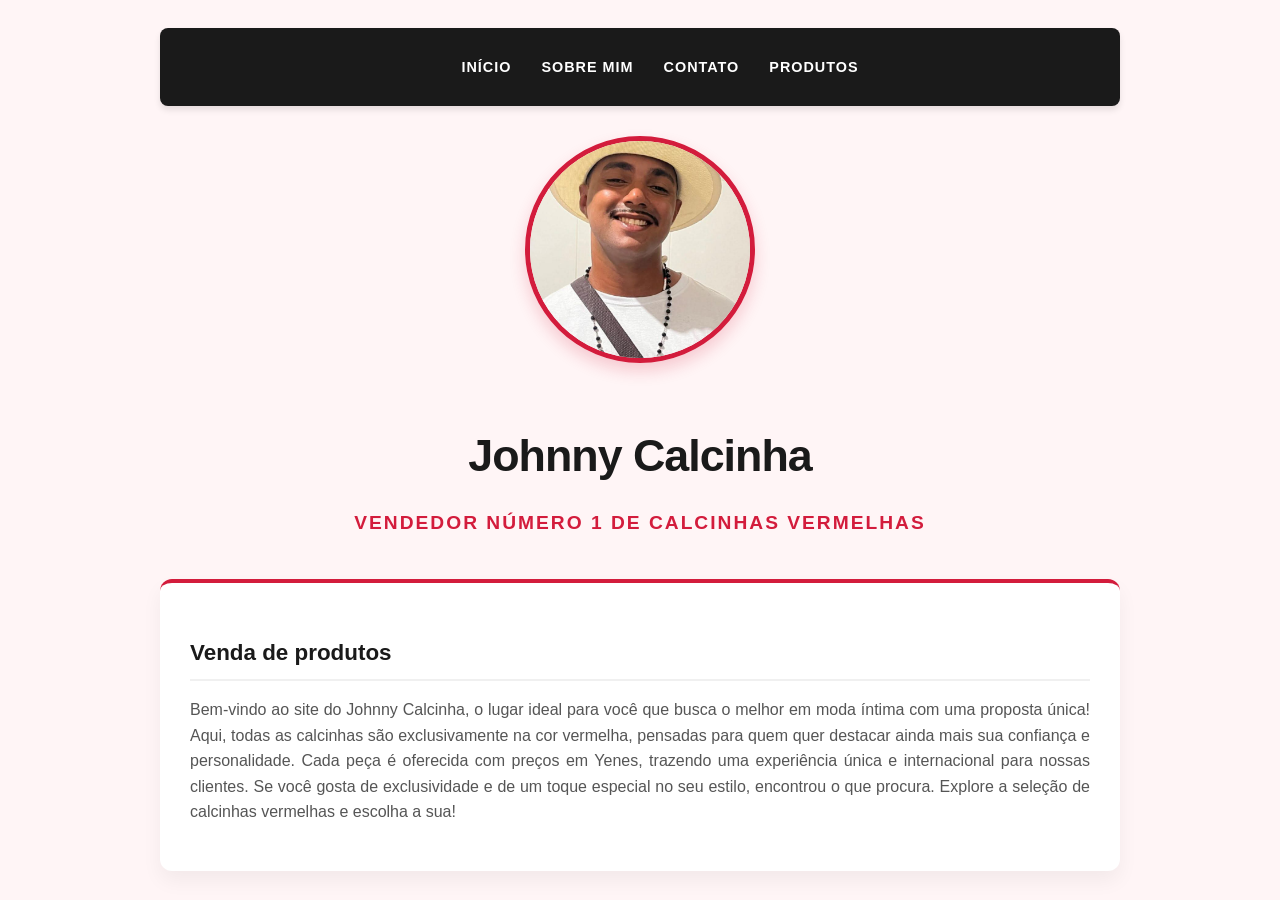
<file: index.html>
<!DOCTYPE html>
<html lang="pt-br">
<head>
    <meta charset="UTF-8">
    <meta name="viewport" content="width=device-width, initial-scale=1.0">
    <title>Johnny Calcinha, Venda de Calcinhas</title>
    <link rel="stylesheet" href="index.css">
</head>
<body style="cursor: url('./Imagens/CursorCalcinha.png'), auto !important;">
    <!-- Elemento que receberá o efeito de luz do mouse -->
    <div id="luz-mouse"></div>
    <div class="container">
        <nav>
            <ul>
                <li><a href="index.html">Início</a></li>
                <li><a href="sobre-mim.html">Sobre mim</a></li>
                <li><a href="contatos.html">Contato</a></li>
                <li><a href="produtos.html">Produtos</a></li>
            </ul>
        </nav>
    
        <header> 
            <div class="center">
                <img src="Imagens/Johnny_2.jfif" alt="Foto do Johnny Calcinha">
            </div>
            <h1>Johnny Calcinha</h1>
            <h2>Vendedor número 1 de calcinhas vermelhas</h2>
            
            <main>
                <!-- Aqui na página inicial, deixamos apenas o bloco de Venda de Produtos -->
                <section style="grid-column: span 2;">
                    <h3> Venda de produtos</h3>
                    <p> Bem-vindo ao site do Johnny Calcinha, o lugar ideal para você que busca o melhor em moda íntima
                         com uma proposta única! Aqui, todas as calcinhas são exclusivamente na cor vermelha, pensadas 
                         para quem quer destacar ainda mais sua confiança e personalidade. Cada peça é oferecida 
                         com preços em Yenes, trazendo uma experiência única e internacional para nossas clientes. 
                         Se você gosta de exclusividade e de um toque especial no seu estilo, encontrou o que procura.
                         Explore a seleção de calcinhas vermelhas e escolha a sua!
                    </p>
                </section>
            </main>
        </header>
    </div>
    <!-- ... todo o resto do seu site (main, footer, etc.) ... -->

    <!-- Chamando o arquivo JS externo -->
    <script src="index.js"></script>

</body>
</html>
</file>
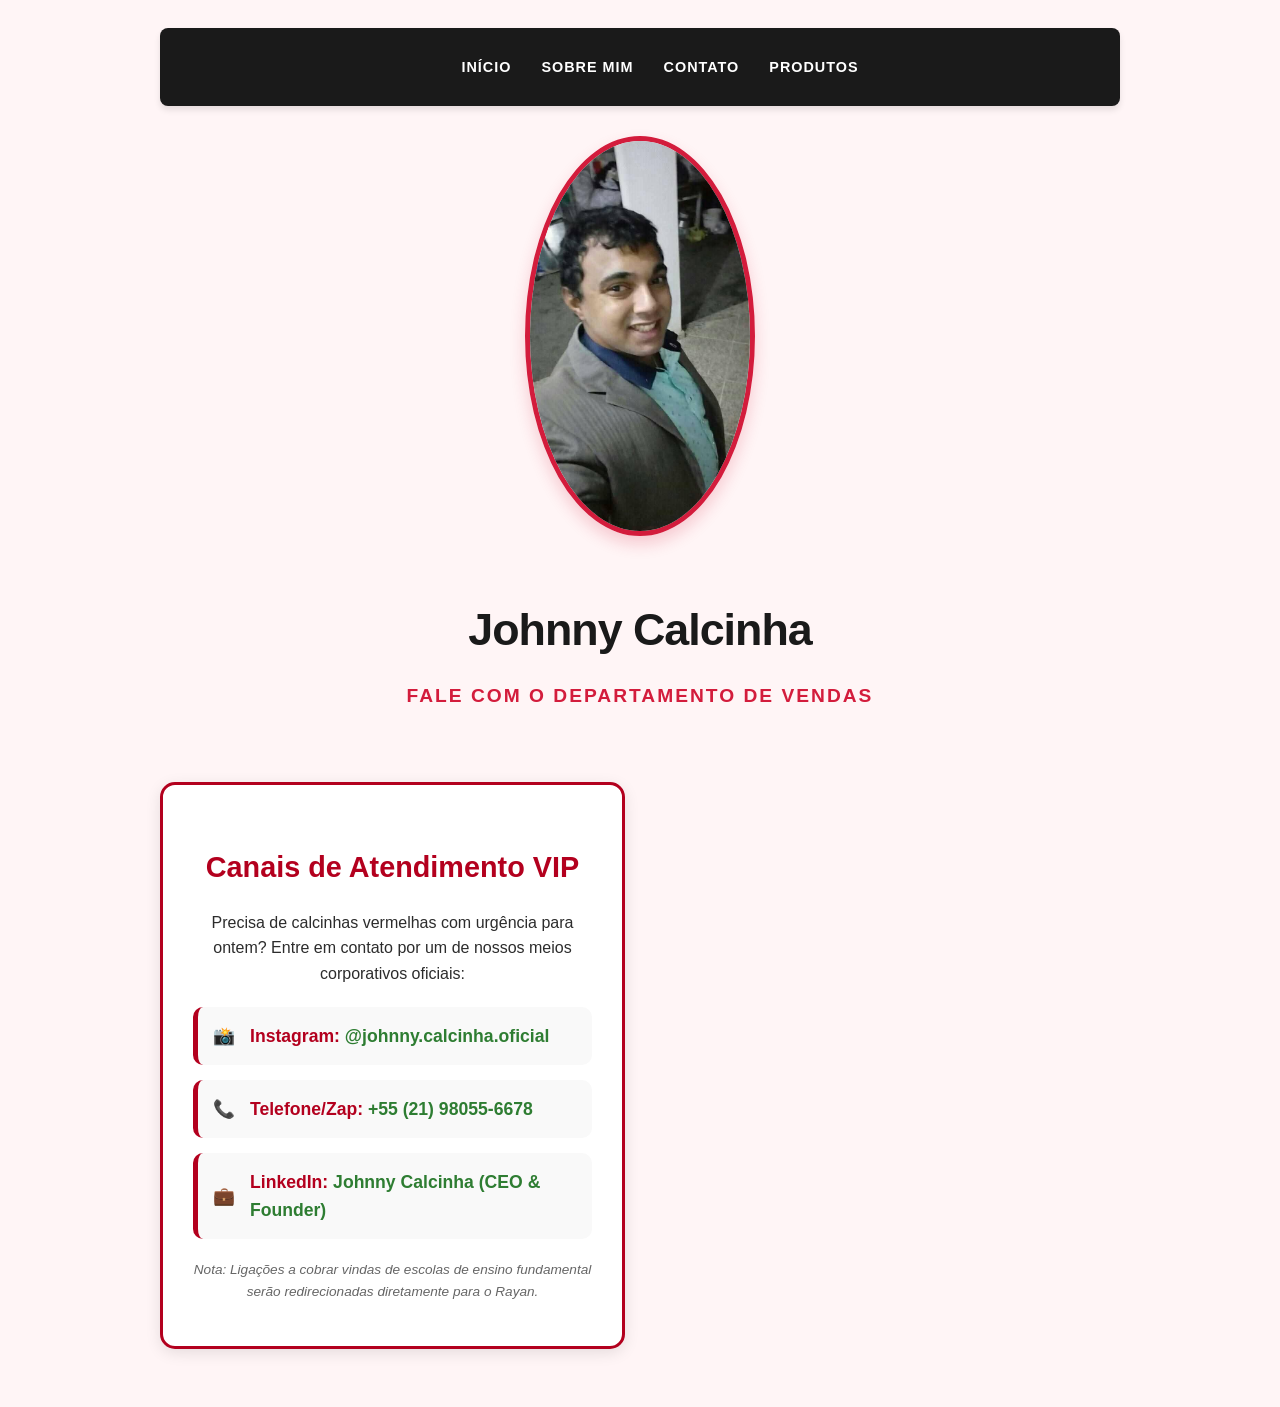
<file: contatos.html>
<!DOCTYPE html>
<html lang="pt-br">
<head>
    <meta charset="UTF-8">
    <meta name="viewport" content="width=device-width, initial-scale=1.0">
    <title>Contato - Johnny Calcinha</title>
    <link rel="stylesheet" href="index.css">
    <style>
        /* Centralizar e estilizar os contatos */
        .contatos-container {
            max-width: 600px !important;
            margin: 30px auto !important;
            background: #fff !important;
            border: 3px solid #b3001e !important;
            border-radius: 15px !important;
            padding: 30px !important;
            box-shadow: 0 4px 15px rgba(0,0,0,0.1) !important;
            text-align: center !important;
        }

        .contatos-container h3 {
            color: #b3001e !important;
            font-size: 1.8em !important;
            margin-bottom: 20px !important;
        }

        .lista-contatos {
            list-style: none !important;
            padding: 0 !important;
            margin: 20px 0 !important;
            text-align: left !important;
        }

        .item-contato {
            background: #f9f9f9 !important;
            margin: 15px 0 !important;
            padding: 15px !important;
            border-radius: 10px !important;
            border-left: 5px solid #b3001e !important;
            font-size: 1.1em !important;
            display: flex !important;
            align-items: center !important;
            gap: 15px !important;
        }

        .item-contato strong {
            color: #b3001e !important;
        }

        .item-contato a {
            color: #2e7d32 !important;
            text-decoration: none !important;
            font-weight: bold !important;
        }

        .item-contato a:hover {
            text-decoration: underline !important;
        }

        .aviso-contato {
            font-size: 0.85em !important;
            color: #666 !important;
            margin-top: 20px !important;
            font-style: italic !important;
        }
    </style>
</head>
<body style="cursor: url('./Imagens/CursorCalcinha.png'), auto !important;">
    <div id="luz-mouse"></div>
    <div class="container">
        <nav>
            <ul>
                <li><a href="index.html">Início</a></li>
                <li><a href="sobre-mim.html">Sobre mim</a></li>
                <li><a href="contatos.html">Contato</a></li>
                <li><a href="produtos.html">Produtos</a></li>
            </ul>
        </nav>
    
        <header> 
            <!-- Usando a foto clássica dele no terno/social -->
            <div class="center">
                <img src="Imagens/Johnny_1.jfif" alt="Foto profissional de Johnny Calcinha">
            </div>
            <h1>Johnny Calcinha</h1>
            <h2>Fale com o Departamento de Vendas</h2>
            
            <main>
                <div class="contatos-container">
                    <h3>Canais de Atendimento VIP</h3>
                    <p>Precisa de calcinhas vermelhas com urgência para ontem? Entre em contato por um de nossos meios corporativos oficiais:</p>
                    
                    <ul class="lista-contatos">
                        <!-- Instagram -->
                        <li class="item-contato">
                            <span>📸</span>
                            <div>
                                <strong>Instagram:</strong> 
                                <a href="https://instagram.com/johnny.calcinha.oficial" target="_blank">@johnny.calcinha.oficial</a>
                            </div>
                        </li>

                        <!-- Telefone -->
                        <li class="item-contato">
                            <span>📞</span>
                            <div>
                                <strong>Telefone/Zap:</strong> 
                                <a href="https://wa.me/5521980556678" target="_blank">+55 (21) 98055-6678</a>
                            </div>
                        </li>

                        <!-- LinkedIn -->
                        <li class="item-contato">
                            <span>💼</span>
                            <div>
                                <strong>LinkedIn:</strong> 
                                <a href="https://linkedin.com/in/johnny-calcinha-ceo" target="_blank">Johnny Calcinha (CEO & Founder)</a>
                            </div>
                        </li>
                    </ul>

                    <p class="aviso-contato">Nota: Ligações a cobrar vindas de escolas de ensino fundamental serão redirecionadas diretamente para o Rayan.</p>
                </div>
            </main>
        </header>
    </div>
    
    <script src="index.js"></script>
    
</body>
</html>
</file>
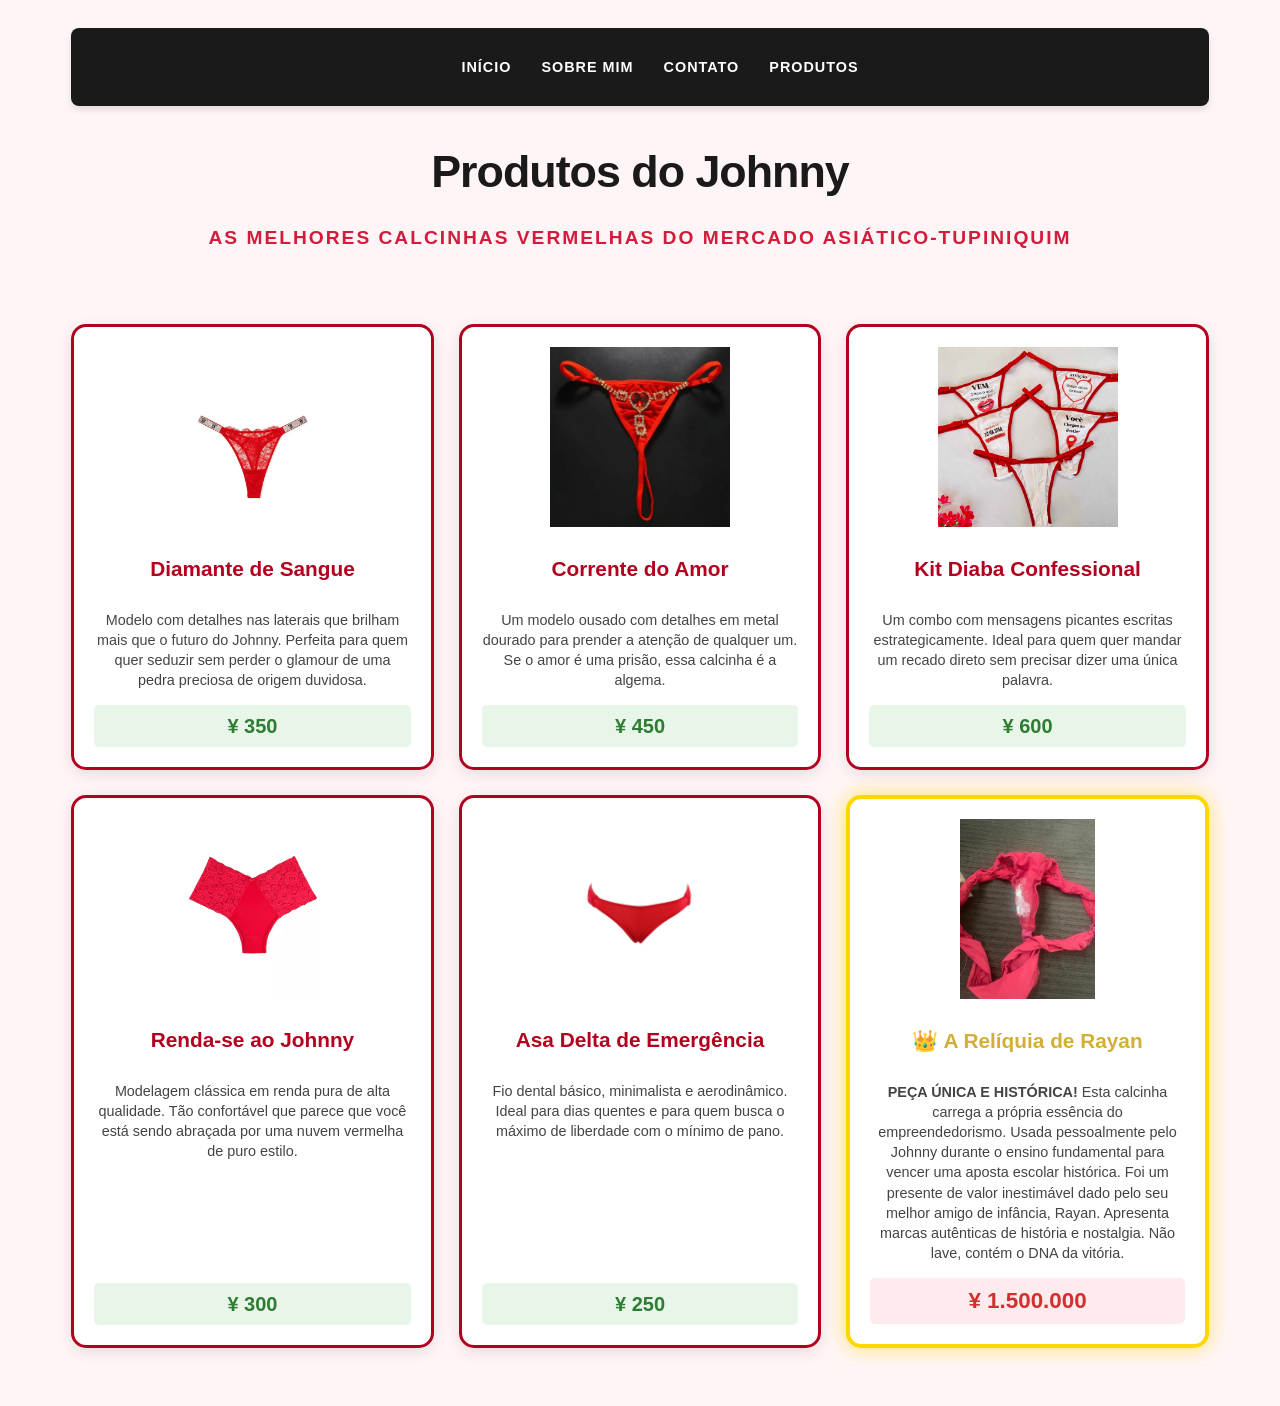
<file: produtos.html>
<!DOCTYPE html>
<html lang="pt-br">
<head>
    <meta charset="UTF-8">
    <meta name="viewport" content="width=device-width, initial-scale=1.0">
    <title>Produtos - Johnny Calcinha</title>
    <link rel="stylesheet" href="index.css">
    <style>
        /* Ajuste do container para dar mais espaço na página de produtos */
        .container {
            max-width: 1200px !important; /* Deixa o site mais largo para caber os produtos lado a lado */
            width: 90%;
            margin: 0 auto;
        }

        /* Força a tag main a usar 100% da largura útil */
        main {
            display: block !important;
            width: 100% !important;
            max-width: 100% !important;
        }

        /* O segredo do alinhamento: Grid de 3 colunas perfeitas */
        .grid-produtos {
            display: grid !important;
            /* Cria 3 colunas de tamanhos iguais se houver espaço, senão ajusta sozinho */
            grid-template-columns: repeat(3, 1fr) !important; 
            gap: 25px !important;
            padding: 30px 0 !important;
            width: 100% !important;
        }

        /* Organização individual de cada caixinha de produto */
        .card-produto {
            background: #fff !important;
            border: 3px solid #b3001e !important;
            border-radius: 15px !important;
            padding: 20px !important;
            text-align: center !important;
            box-shadow: 0 4px 15px rgba(0,0,0,0.1) !important;
            display: flex !important;
            flex-direction: column !important;
            justify-content: space-between !important;
            box-sizing: border-box !important;
        }

        .card-produto img {
            width: 100% !important;
            height: 180px !important;
            object-fit: contain !important;
            border-radius: 8px !important;
            margin-bottom: 15px !important;
        }

        .card-produto h3 {
            color: #b3001e !important;
            margin: 10px 0 !important;
            font-size: 1.3em !important;
        }

        .card-produto p {
            font-size: 0.9em !important;
            color: #444 !important;
            line-height: 1.4 !important;
            margin-bottom: 15px !important;
            flex-grow: 1 !important;
        }

        .preco {
            font-weight: bold !important;
            font-size: 1.25em !important;
            color: #2e7d32 !important;
            margin-top: auto !important;
            background: #e8f5e9 !important;
            padding: 5px 10px !important;
            border-radius: 5px !important;
            display: inline-block !important;
        }

        /* Responsividade: Se abrir no celular, eles ficam um embaixo do outro para não quebrar */
        @media (max-width: 900px) {
            .grid-produtos {
                grid-template-columns: repeat(2, 1fr) !important; /* 2 por linha em telas médias */
            }
        }
        @media (max-width: 600px) {
            .grid-produtos {
                grid-template-columns: 1fr !important; /* 1 por linha no celular */
            }
        }
    </style>
</head>
<body style="cursor: url('./Imagens/CursorCalcinha.png'), auto !important;">
    <div id="luz-mouse"></div>
    <div class="container">
        <nav>
            <ul>
                <li><a href="index.html">Início</a></li>
                <li><a href="sobre-mim.html">Sobre mim</a></li>
                <li><a href="contatos.html">Contato</a></li>
                <li><a href="produtos.html">Produtos</a></li>
            </ul>
        </nav>
    
        <header> 
            <h1>Produtos do Johnny</h1>
            <h2>As melhores calcinhas vermelhas do mercado asiático-tupiniquim</h2>
            
            <main>
                <div class="grid-produtos">
                    
                    <!-- Calcinha 1 (WEBP) -->
                    <div class="card-produto">
                        <img src="Imagens/Calcinha1.webp" alt="Calcinha Diamante de Sangue">
                        <h3>Diamante de Sangue</h3>
                        <p>Modelo com detalhes nas laterais que brilham mais que o futuro do Johnny. Perfeita para quem quer seduzir sem perder o glamour de uma pedra preciosa de origem duvidosa.</p>
                        <span class="preco">¥ 350</span>
                    </div>

                    <!-- Calcinha 2 (WEBP) -->
                    <div class="card-produto">
                        <img src="Imagens/Calcinha2.webp" alt="Calcinha Corrente do Amor">
                        <h3>Corrente do Amor</h3>
                        <p>Um modelo ousado com detalhes em metal dourado para prender a atenção de qualquer um. Se o amor é uma prisão, essa calcinha é a algema.</p>
                        <span class="preco">¥ 450</span>
                    </div>

                    <!-- Calcinha 3 (WEBP) -->
                    <div class="card-produto">
                        <img src="Imagens/Calcinha3.webp" alt="Kit Diaba Confessional">
                        <h3>Kit Diaba Confessional</h3>
                        <p>Um combo com mensagens picantes escritas estrategicamente. Ideal para quem quer mandar um recado direto sem precisar dizer uma única palavra.</p>
                        <span class="preco">¥ 600</span>
                    </div>

                    <!-- Calcinha 4 (WEBP) -->
                    <div class="card-produto">
                        <img src="Imagens/Calcinha4.webp" alt="Renda-se ao Johnny">
                        <h3>Renda-se ao Johnny</h3>
                        <p>Modelagem clássica em renda pura de alta qualidade. Tão confortável que parece que você está sendo abraçada por uma nuvem vermelha de puro estilo.</p>
                        <span class="preco">¥ 300</span>
                    </div>

                    <!-- Calcinha 5 (JPG) -->
                    <div class="card-produto">
                        <img src="Imagens/Calcinha5.jpg" alt="Asa Delta de Emergência">
                        <h3>Asa Delta de Emergência</h3>
                        <p>Fio dental básico, minimalista e aerodinâmico. Ideal para dias quentes e para quem busca o máximo de liberdade com o mínimo de pano.</p>
                        <span class="preco">¥ 250</span>
                    </div>

                    <!-- Calcinha 6 (WEBP - A RELÍQUIA) -->
                    <div class="card-produto" style="border: 4px solid #ffd700 !important; box-shadow: 0 0 20px rgba(255, 215, 0, 0.6) !important;">
                        <img src="Imagens/Calcinha6.webp" alt="A Relíquia do Fundamental">
                        <h3 style="color: #d4af37 !important;">👑 A Relíquia de Rayan</h3>
                        <p><strong>PEÇA ÚNICA E HISTÓRICA!</strong> Esta calcinha carrega a própria essência do empreendedorismo. Usada pessoalmente pelo Johnny durante o ensino fundamental para vencer uma aposta escolar histórica. Foi um presente de valor inestimável dado pelo seu melhor amigo de infância, Rayan. Apresenta marcas autênticas de história e nostalgia. Não lave, contém o DNA da vitória.</p>
                        <span class="preco" style="font-size: 1.4em !important; color: #d32f2f !important; background: #ffebee !important;">¥ 1.500.000</span>
                    </div>

                </div>
            </main>
        </header>
    </div>
   <script src="index.js"></script>
</body>
</html>
</file>
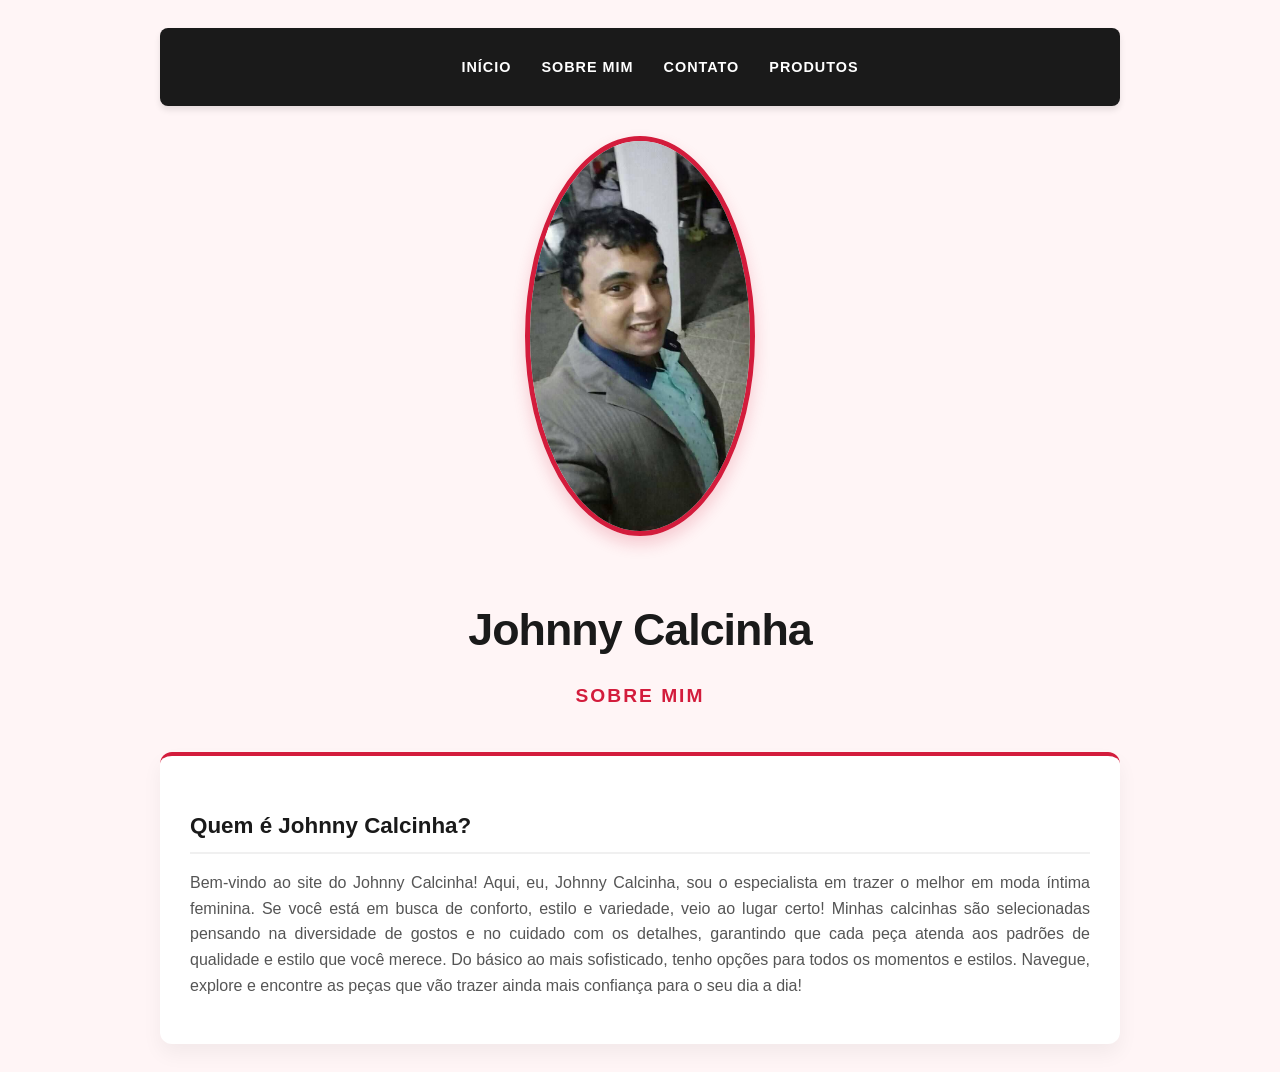
<file: sobre-mim.html>
<!DOCTYPE html>
<html lang="pt-br">
<head>
    <meta charset="UTF-8">
    <meta name="viewport" content="width=device-width, initial-scale=1.0">
    <title>Sobre Mim - Johnny Calcinha</title>
    <link rel="stylesheet" href="index.css">
</head>
<body style="cursor: url('./Imagens/CursorCalcinha.png'), auto !important;">
    <div id="luz-mouse"></div>
    <div class="container">
        <nav>
            <ul>
                <li><a href="index.html">Início</a></li>
                <li><a href="sobre-mim.html">Sobre mim</a></li>
                <li><a href="contatos.html">Contato</a></li>
                <li><a href="produtos.html">Produtos</a></li>
            </ul>
        </nav>
    
        <header> 
            <div class="center">
                <img src="Imagens/Johnny_1.jfif" alt="Foto do Johnny Calcinha">
            </div>
            <h1>Johnny Calcinha</h1>
            <h2>Sobre Mim</h2>
            
            <main>
                <!-- Aqui fica apenas o texto do Sobre Mim -->
                <section style="grid-column: span 2;">
                    <h3>Quem é Johnny Calcinha?</h3>
                    <p>Bem-vindo ao site do Johnny Calcinha! Aqui, eu,
                       Johnny Calcinha, sou o especialista em trazer o melhor em moda íntima feminina. 
                       Se você está em busca de conforto, estilo e variedade, veio ao lugar certo! 
                       Minhas calcinhas são selecionadas pensando na diversidade de gostos e no cuidado 
                       com os detalhes, garantindo que cada peça atenda aos padrões de qualidade e estilo que você 
                       merece. Do básico ao mais sofisticado, tenho opções para todos os momentos e estilos. 
                       Navegue, explore e encontre as peças que vão trazer ainda mais confiança para o seu dia a dia!
                    </p>
                </section>
            </main>
        </header>
    </div>
  <script src="index.js"></script>
</body>
</html>
</file>
<file: index.css>
//* Reset básico para limpar margens e paddings padrão */
*, body {
    margin: 0;
    padding: 0;
    box-sizing: border-box;
    cursor: url('Imagens/CursorCalcinha.png'), auto !important; /* Força o cursor em tudo desde a raiz */
}

body {
    font-family: 'Segoe UI', Tahoma, Geneva, Verdana, sans-serif;
    background-color: #fff5f6; 
    color: #2c2c2c;
    line-height: 1.6;
}

/* Container principal para centralizar e limitar a largura do site */
.container {
    max-width: 960px;
    margin: 0 auto;
    padding: 20px;
}

/* --- NAVEGAÇÃO --- */
nav {
    background-color: #1a1a1a;
    border-radius: 8px;
    padding: 10px 20px;
    margin-bottom: 30px;
    box-shadow: 0 4px 6px rgba(0, 0, 0, 0.1);
}

nav ul {
    list-style: none;
    display: flex;
    justify-content: center;
    gap: 30px;
}

nav ul li a {
    color: #ffffff;
    text-decoration: none;
    font-weight: 600;
    text-transform: uppercase;
    font-size: 0.9rem;
    letter-spacing: 1px;
    transition: color 0.3s ease;
}

nav ul li a:hover {
    color: #ff3b5c; /* Destaque em vermelho vivo ao passar o mouse */
}

/* --- CABEÇALHO E APRESENTAÇÃO --- */
header {
    text-align: center;
}

/* Estilização da foto do Johnny Calcinha */
.center img {
    max-width: 220px;
    height: auto;
    border-radius: 50%; /* Deixa a imagem redondinha */
    border: 5px solid #d31c3c; /* Borda vermelha charmosa */
    box-shadow: 0 8px 16px rgba(211, 28, 60, 0.2);
    margin-bottom: 20px;
    transition: transform 0.3s ease;
}

.center img:hover {
    transform: scale(1.05); /* Efeito de zoom suave ao passar o mouse */
}

h1 {
    font-size: 2.8rem;
    color: #1a1a1a;
    margin-bottom: 5px;
    font-weight: 800;
    letter-spacing: -1px;
}

h2 {
    font-size: 1.2rem;
    color: #d31c3c; /* Vermelho assinatura */
    text-transform: uppercase;
    letter-spacing: 2px;
    margin-bottom: 40px;
    font-weight: 600;
}

/* --- CONTEÚDO PRINCIPAL --- */
main {
    display: grid;
    grid-template-columns: 1fr 1fr; /* Divide as duas seções em duas colunas no desktop */
    gap: 30px;
    text-align: left;
    margin-top: 20px;
}

section {
    background: #ffffff;
    padding: 30px;
    border-radius: 12px;
    border-top: 4px solid #d31c3c; /* Detalhe em vermelho no topo do card */
    box-shadow: 0 10px 20px rgba(0, 0, 0, 0.05);
    transition: translateY 0.3s ease;
}

section:hover {
    transform: translateY(-5px); /* Dá uma leve levantada ao passar o mouse */
}

section h3 {
    font-size: 1.4rem;
    color: #1a1a1a;
    margin-bottom: 15px;
    border-bottom: 2px solid #f0f0f0;
    padding-bottom: 8px;
}

section p {
    font-size: 1rem;
    color: #555555;
    text-align: justify;
}

/* --- RESPONSIVIDADE (Para Celulares) --- */
@media (max-width: 768px) {
    main {
        grid-template-columns: 1fr; /* No celular, as seções ficam uma embaixo da outra */
    }

    h1 {
        font-size: 2.2rem;
    }

    nav ul {
        flex-direction: column;
        align-items: center;
        gap: 15px;
    }
}

/* --- LINKS E BOTÕES --- */
a, button {
    cursor: url('Imagens/CursorCalcinha.png'), pointer !important; 
}

/* --- EFEITO DE LUZ --- */
#luz-mouse {
    position: absolute; /* Mudamos de fixed para absolute! */
    width: 60px;
    height: 60px;
    background: radial-gradient(circle, rgba(255, 0, 0, 0.8) 0%, rgba(255, 0, 0, 0) 70%);
    border-radius: 50%;
    pointer-events: none; /* Garante que você consiga clicar nos links "atrás" da luz */
    z-index: 9999;
    transform: translate(-50%, -50%); /* Centraliza a div no cursor */
    animation: piscarVermelho 1s infinite alternate;
    
    /* Importante: Começar escondido para não dar o bug de travar no início */
    left: -100px; 
    top: -100px;
}

@keyframes piscarVermelho {
    0% {
        opacity: 0.3;
        transform: translate(-50%, -50%) scale(0.8);
    }
    100% {
        opacity: 1;
        transform: translate(-50%, -50%) scale(1.2);
    }
}
</file>
